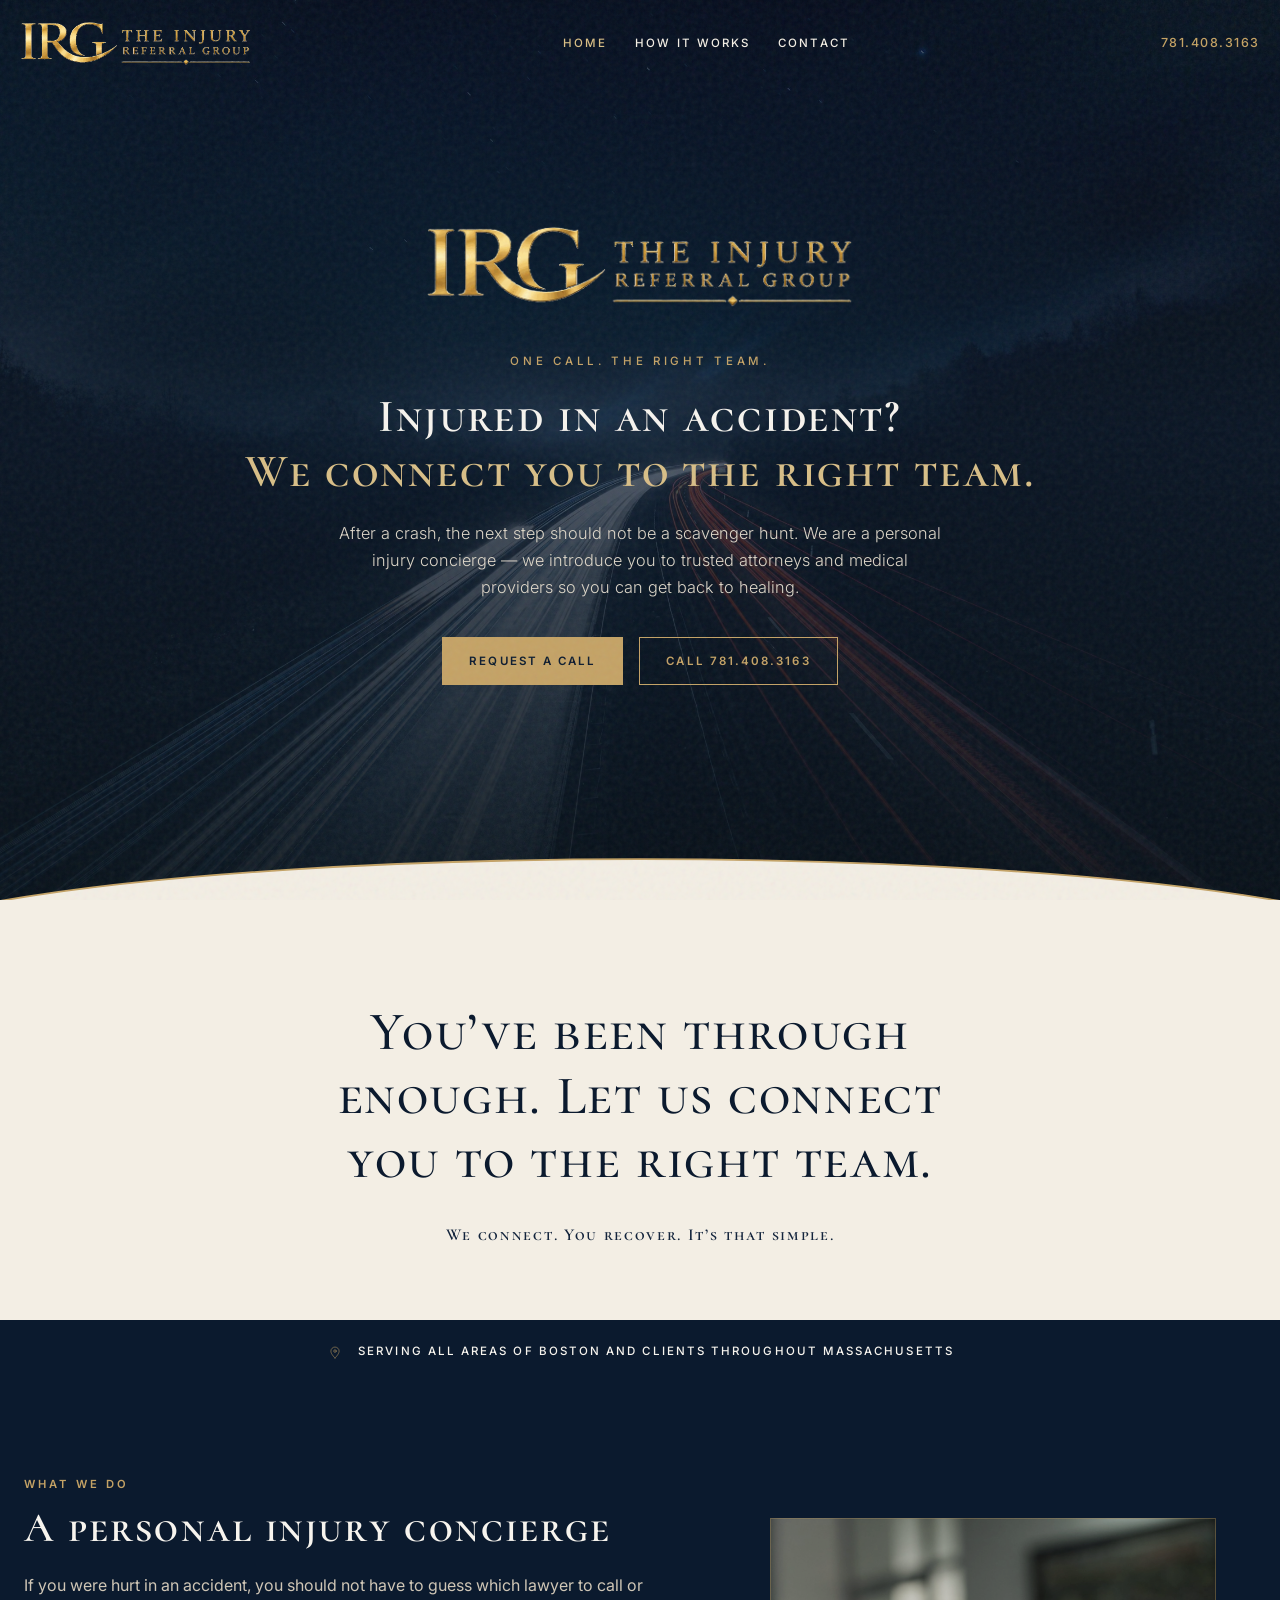
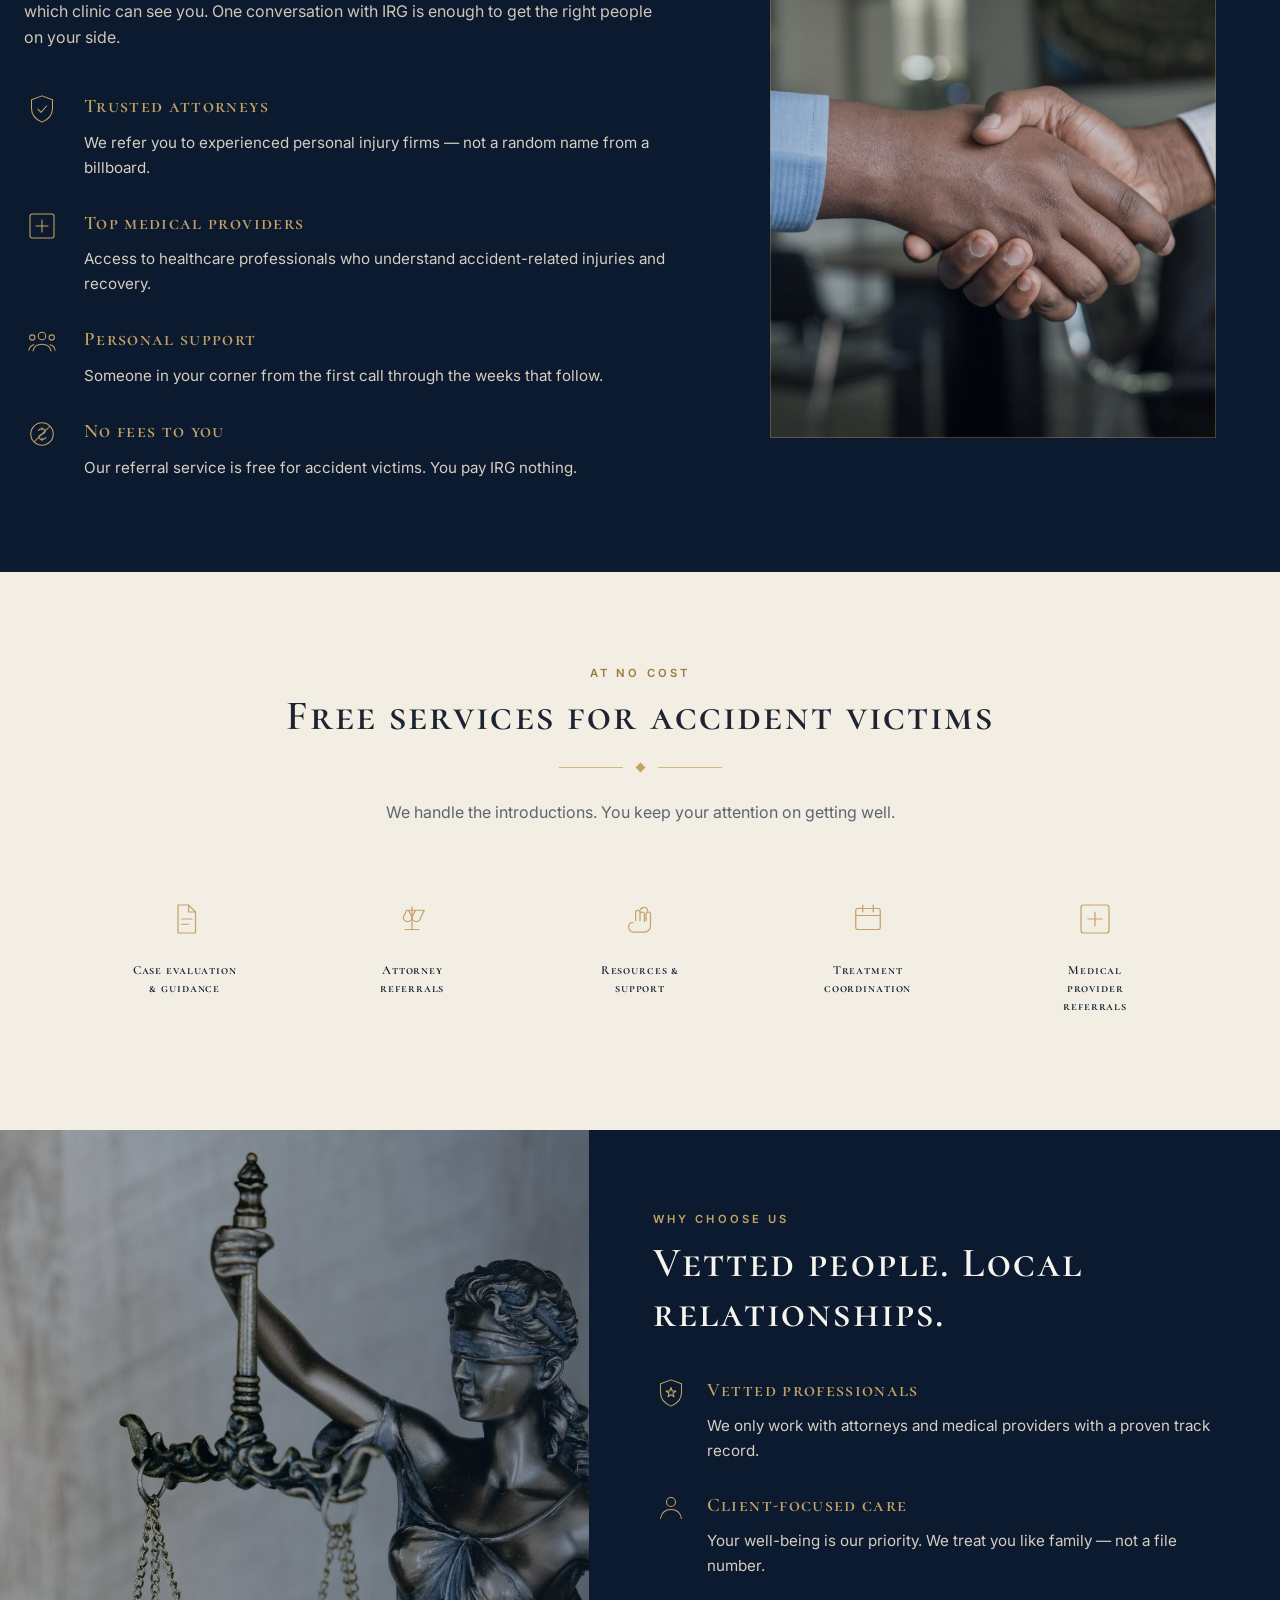
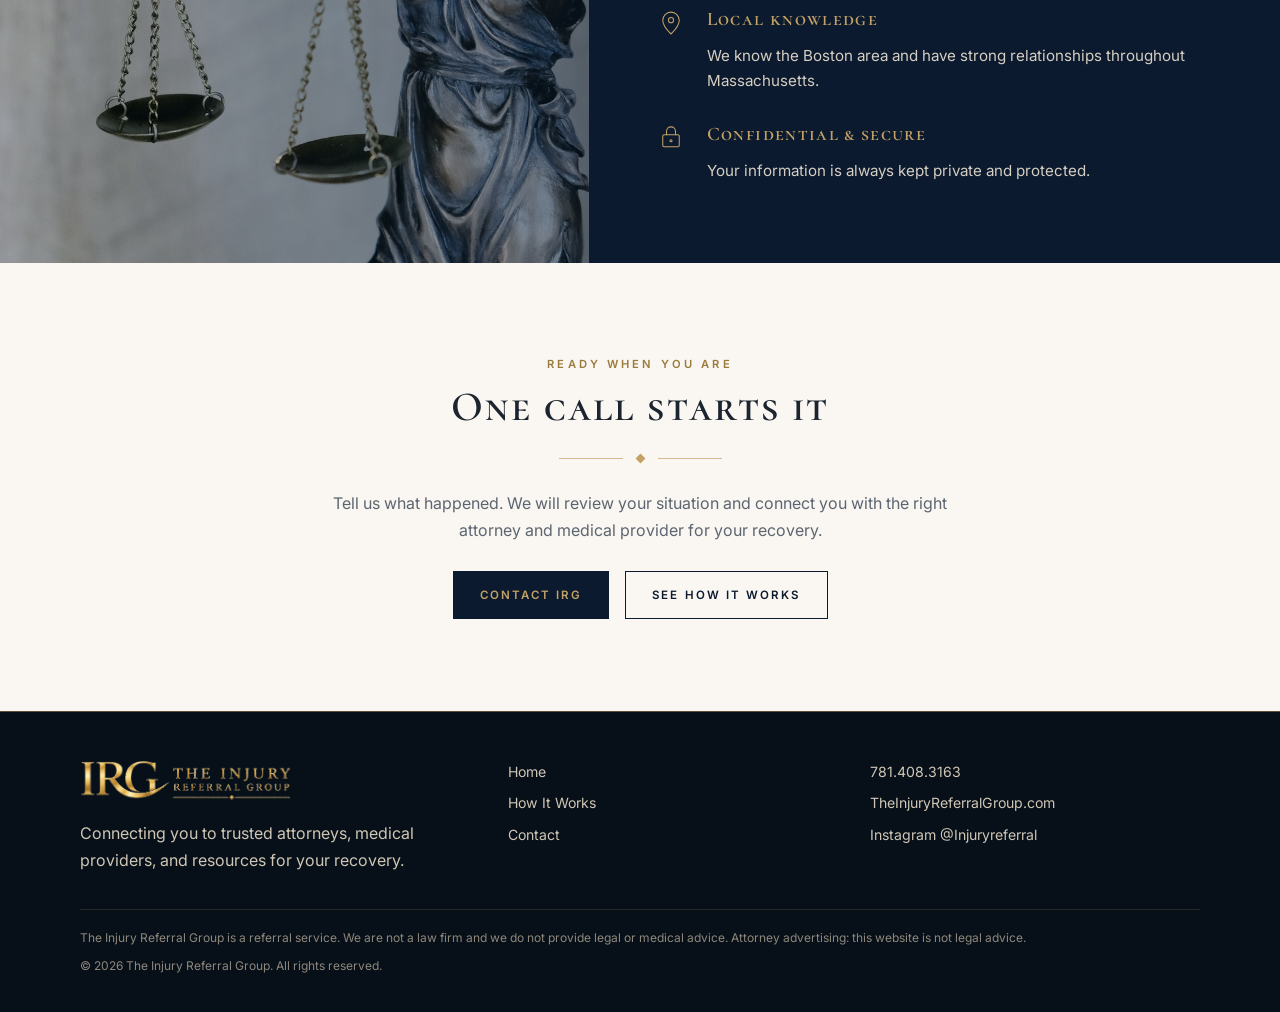
<file: public/index.html>
<!DOCTYPE html>
<html lang="en">
<head>
  <meta charset="UTF-8">
  <meta name="viewport" content="width=device-width, initial-scale=1.0">
  <title>The Injury Referral Group | One Call. The Right Team.</title>
  <meta name="description" content="The Injury Referral Group connects accident victims in Boston and throughout Massachusetts with trusted attorneys and medical providers. Free to you.">
  <meta name="theme-color" content="#0b1a2e">
  <link rel="icon" href="images/favicon-64.png" type="image/png" sizes="64x64">
  <link rel="apple-touch-icon" href="images/apple-touch-icon.png">
  <link rel="canonical" href="https://theinjuryreferralgroup.com/">
  <meta property="og:site_name" content="The Injury Referral Group">
  <meta property="og:title" content="The Injury Referral Group | One Call. The Right Team.">
  <meta property="og:description" content="Free referrals to trusted attorneys and medical providers for accident victims in Boston and throughout Massachusetts.">
  <meta property="og:type" content="website">
  <meta property="og:url" content="https://theinjuryreferralgroup.com/">
  <meta property="og:image" content="https://theinjuryreferralgroup.com/images/hero-highway.jpg">
  <meta name="twitter:card" content="summary_large_image">
  <link rel="preconnect" href="https://fonts.googleapis.com">
  <link rel="preconnect" href="https://fonts.gstatic.com" crossorigin>
  <link href="https://fonts.googleapis.com/css2?family=Cormorant+SC:wght@400;500;600;700&family=Inter:wght@300;400;500;600&display=swap" rel="stylesheet">
  <link rel="stylesheet" href="css/styles.css">
</head>
<body>
  <a class="skip" href="#main">Skip to content</a>

  <svg xmlns="http://www.w3.org/2000/svg" style="position:absolute;width:0;height:0;overflow:hidden" aria-hidden="true">
<symbol id="shield" viewBox="0 0 48 48" fill="none" stroke="currentColor" stroke-width="1.4" stroke-linecap="round" stroke-linejoin="round">
    <path d="M24 6.5l14 5.2v11.6c0 8.4-5.6 14.6-14 18.2-8.4-3.6-14-9.8-14-18.2V11.7L24 6.5z"/>
    <path d="M18.5 24.2l4.2 4.2 7.4-8.4"/>
  </symbol>
  <symbol id="cross" viewBox="0 0 48 48" fill="none" stroke="currentColor" stroke-width="1.4" stroke-linecap="round" stroke-linejoin="round">
    <rect x="8" y="8" width="32" height="32" rx="3"/>
    <path d="M24 16v16M16 24h16"/>
  </symbol>
  <symbol id="people" viewBox="0 0 48 48" fill="none" stroke="currentColor" stroke-width="1.4" stroke-linecap="round" stroke-linejoin="round">
    <circle cx="24" cy="16" r="5"/>
    <path d="M12 36c1.2-6 5.4-9 12-9s10.8 3 12 9"/>
    <circle cx="11" cy="18" r="3.5"/>
    <path d="M6.5 35c.6-4.2 2.8-6.6 6.8-7.4"/>
    <circle cx="37" cy="18" r="3.5"/>
    <path d="M41.5 35c-.6-4.2-2.8-6.6-6.8-7.4"/>
  </symbol>
  <symbol id="nofee" viewBox="0 0 48 48" fill="none" stroke="currentColor" stroke-width="1.4" stroke-linecap="round" stroke-linejoin="round">
    <circle cx="24" cy="24" r="15"/>
    <path d="M14 34L34 14"/>
    <path d="M24 15.5v2.8M24 29.7V33M19.2 19.4c.8-1.6 2.4-2.4 4.6-2.4 2.6 0 4.4 1.3 4.4 3.4 0 4.6-8.4 3.2-8.4 7.4 0 2 1.8 3.4 4.4 3.4 2.4 0 4-1 4.8-2.6"/>
  </symbol>
  <symbol id="phone" viewBox="0 0 48 48" fill="none" stroke="currentColor" stroke-width="1.4" stroke-linecap="round" stroke-linejoin="round">
    <path d="M16.2 12.8c.6-1 1.6-1.6 2.8-1.6h2.2c1.2 0 2.2.8 2.5 2l1 4c.3 1.1 0 2.2-.8 3l-1.6 1.6c1.6 3.2 4 5.6 7.2 7.2l1.6-1.6c.8-.8 1.9-1.1 3-.8l4 1c1.2.3 2 1.3 2 2.5v2.2c0 1.2-.6 2.2-1.6 2.8-2.2 1.3-6.2 2.2-13.3-4.9S14.9 15 16.2 12.8z"/>
  </symbol>
  <symbol id="list" viewBox="0 0 48 48" fill="none" stroke="currentColor" stroke-width="1.4" stroke-linecap="round" stroke-linejoin="round">
    <rect x="11" y="8" width="26" height="32" rx="2"/>
    <path d="M18 18h12M18 24h12M18 30h8"/>
    <path d="M15 14h18"/>
  </symbol>
  <symbol id="heart" viewBox="0 0 48 48" fill="none" stroke="currentColor" stroke-width="1.4" stroke-linecap="round" stroke-linejoin="round">
    <path d="M24 36s-11.5-7.4-11.5-16A6.8 6.8 0 0124 16a6.8 6.8 0 0111.5 4c0 8.6-11.5 16-11.5 16z"/>
    <path d="M12 24h6l3-5 4 10 3-5h8"/>
  </symbol>
  <symbol id="lock" viewBox="0 0 48 48" fill="none" stroke="currentColor" stroke-width="1.4" stroke-linecap="round" stroke-linejoin="round">
    <rect x="13" y="21" width="22" height="16" rx="2"/>
    <path d="M18 21v-4.5a6 6 0 0112 0V21"/>
    <circle cx="24" cy="29" r="1.4"/>
  </symbol>
  <symbol id="pin" viewBox="0 0 48 48" fill="none" stroke="currentColor" stroke-width="1.4" stroke-linecap="round" stroke-linejoin="round">
    <path d="M24 40s11-10.2 11-18.2A11 11 0 0013 21.8C13 29.8 24 40 24 40z"/>
    <circle cx="24" cy="21.5" r="3.4"/>
  </symbol>
  <symbol id="person" viewBox="0 0 48 48" fill="none" stroke="currentColor" stroke-width="1.4" stroke-linecap="round" stroke-linejoin="round">
    <circle cx="24" cy="16" r="6"/>
    <path d="M10 38c1.6-8 6.6-12 14-12s12.4 4 14 12"/>
  </symbol>
  <symbol id="doc" viewBox="0 0 48 48" fill="none" stroke="currentColor" stroke-width="1.4" stroke-linecap="round" stroke-linejoin="round">
    <path d="M16 8h12l8 8v24H16V8z"/>
    <path d="M28 8v8h8M20 24h12M20 30h8"/>
  </symbol>
  <symbol id="scales" viewBox="0 0 48 48" fill="none" stroke="currentColor" stroke-width="1.4" stroke-linecap="round" stroke-linejoin="round">
    <path d="M24 10v26M16 36h16"/>
    <path d="M24 14h14l-4 8a5 5 0 11-10 0l4-8h-8l4 8a5 5 0 11-10 0l4-8h14"/>
  </symbol>
  <symbol id="calendar" viewBox="0 0 48 48" fill="none" stroke="currentColor" stroke-width="1.4" stroke-linecap="round" stroke-linejoin="round">
    <rect x="10" y="12" width="28" height="24" rx="2"/>
    <path d="M10 20h28M18 8v8M30 8v8"/>
  </symbol>
  <symbol id="hands" viewBox="0 0 48 48" fill="none" stroke="currentColor" stroke-width="1.4" stroke-linecap="round" stroke-linejoin="round">
    <path d="M16 28c-3 0-5 2.2-5 5.2S13.4 39 16.8 39H28c4.4 0 8-2.8 8-7.2V18.5a2.5 2.5 0 00-5 0V26"/>
    <path d="M19 26V16.5a2.5 2.5 0 015 0V26M24 26V18.5a2.5 2.5 0 015 0V27"/>
    <path d="M24 14s1.6-3.4 4.8-3.4 4.2 2.2 3.2 4.6"/>
  </symbol>
  <symbol id="star-shield" viewBox="0 0 48 48" fill="none" stroke="currentColor" stroke-width="1.4" stroke-linecap="round" stroke-linejoin="round">
    <path d="M24 6.5l14 5.2v11.6c0 8.4-5.6 14.6-14 18.2-8.4-3.6-14-9.8-14-18.2V11.7L24 6.5z"/>
    <path d="M24 16.5l1.6 4.8h5l-4 3 1.5 4.8L24 26.4l-4.1 2.7 1.5-4.8-4-3h5L24 16.5z"/>
  </symbol>
  <symbol id="ig" viewBox="0 0 48 48" fill="none" stroke="currentColor" stroke-width="1.4" stroke-linecap="round" stroke-linejoin="round">
    <rect x="12" y="12" width="24" height="24" rx="6"/>
    <circle cx="24" cy="24" r="6"/>
    <circle cx="31.5" cy="16.5" r="1.1" fill="currentColor" stroke="none"/>
  </symbol>
  </svg>

  <header class="site-header">
    <div class="inner">
      <a class="brand" href="index.html" aria-label="The Injury Referral Group home">
        <picture>
          <source media="(max-width: 620px)" srcset="images/irg-mark.png" width="379" height="173">
          <img src="images/irg-logo.png" alt="The Injury Referral Group" width="897" height="178">
        </picture>
      </a>
      <button class="menu-toggle" type="button" aria-expanded="false" aria-controls="site-nav">Menu</button>
      <nav class="nav" id="site-nav">
        <a href="index.html" aria-current="page">Home</a>
        <a href="how-it-works.html">How It Works</a>
        <a href="contact.html">Contact</a>
        <a class="header-phone mobile-only" href="tel:17814083163">781.408.3163</a>
      </nav>
      <a class="header-phone desktop-only" href="tel:17814083163">781.408.3163</a>
    </div>
  </header>

  <main id="main">
    <section class="hero">
      <div class="hero-media">
        <img src="images/hero-highway.jpg" alt="Night highway with long-exposure light trails">
      </div>
      <div class="hero-copy">
        <div class="brand brand-lg">
          <img src="images/irg-logo.png" alt="The Injury Referral Group" width="897" height="178" fetchpriority="high">
        </div>
        <p class="eyebrow">One Call. The Right Team.</p>
        <h1>Injured in an accident?<br><em>We connect you to the right team.</em></h1>
        <p class="hero-lead">After a crash, the next step should not be a scavenger hunt. We are a personal injury concierge — we introduce you to trusted attorneys and medical providers so you can get back to healing.</p>
        <div class="hero-actions">
          <a class="btn btn-gold" href="contact.html">Request a Call</a>
          <a class="btn btn-ghost" href="tel:17814083163">Call 781.408.3163</a>
        </div>
      </div>
      <svg class="hero-arc" viewBox="0 0 1440 80" preserveAspectRatio="none" aria-hidden="true">
        <path d="M0 80 C 360 18 1080 18 1440 80 L1440 80 L0 80 Z" fill="#f3eee4"/>
        <path d="M0 80 C 360 18 1080 18 1440 80" fill="none" stroke="#c4a265" stroke-width="2"/>
      </svg>
    </section>

    <section class="bg-cream quote-band">
      <div class="wrap">
        <p class="quote">You’ve been through enough. Let us connect you to the right team.</p>
        <p class="quote-sub">We connect. You recover. It’s that simple.</p>
      </div>
      <div class="serve-bar">
        <div class="inner wrap">
          <svg class="icon" viewBox="0 0 48 48" aria-hidden="true"><use href="#pin"></use></svg>
          <p>Serving all areas of Boston and clients throughout Massachusetts</p>
        </div>
      </div>
    </section>

    <section class="section bg-navy">
      <div class="wrap-wide pillars">
        <div>
          <p class="kicker">What we do</p>
          <h2>A personal injury concierge</h2>
          <p class="lede">If you were hurt in an accident, you should not have to guess which lawyer to call or which clinic can see you. One conversation with IRG is enough to get the right people on your side.</p>
          <div class="pillar-list" style="margin-top:40px">
            <article class="pillar">
              <svg class="icon" viewBox="0 0 48 48" aria-hidden="true"><use href="#shield"></use></svg>
              <div>
                <h3>Trusted attorneys</h3>
                <p>We refer you to experienced personal injury firms — not a random name from a billboard.</p>
              </div>
            </article>
            <article class="pillar">
              <svg class="icon" viewBox="0 0 48 48" aria-hidden="true"><use href="#cross"></use></svg>
              <div>
                <h3>Top medical providers</h3>
                <p>Access to healthcare professionals who understand accident-related injuries and recovery.</p>
              </div>
            </article>
            <article class="pillar">
              <svg class="icon" viewBox="0 0 48 48" aria-hidden="true"><use href="#people"></use></svg>
              <div>
                <h3>Personal support</h3>
                <p>Someone in your corner from the first call through the weeks that follow.</p>
              </div>
            </article>
            <article class="pillar">
              <svg class="icon" viewBox="0 0 48 48" aria-hidden="true"><use href="#nofee"></use></svg>
              <div>
                <h3>No fees to you</h3>
                <p>Our referral service is free for accident victims. You pay IRG nothing.</p>
              </div>
            </article>
          </div>
        </div>
        <figure class="photo-frame">
          <img src="images/handshake.jpg" alt="Two professionals shaking hands">
        </figure>
      </div>
    </section>

    <section class="section bg-cream">
      <div class="wrap center">
        <p class="kicker">At no cost</p>
        <h2>Free services for accident victims</h2>
        <div class="diamond" aria-hidden="true"><span></span><i></i><span></span></div>
        <p class="lede">We handle the introductions. You keep your attention on getting well.</p>
        <div class="svc-grid">
          <figure class="svc">
            <svg class="icon" viewBox="0 0 48 48" aria-hidden="true"><use href="#doc"></use></svg>
            <figcaption>Case evaluation &amp; guidance</figcaption>
          </figure>
          <figure class="svc">
            <svg class="icon" viewBox="0 0 48 48" aria-hidden="true"><use href="#scales"></use></svg>
            <figcaption>Attorney referrals</figcaption>
          </figure>
          <figure class="svc">
            <svg class="icon" viewBox="0 0 48 48" aria-hidden="true"><use href="#hands"></use></svg>
            <figcaption>Resources &amp; support</figcaption>
          </figure>
          <figure class="svc">
            <svg class="icon" viewBox="0 0 48 48" aria-hidden="true"><use href="#calendar"></use></svg>
            <figcaption>Treatment coordination</figcaption>
          </figure>
          <figure class="svc">
            <svg class="icon" viewBox="0 0 48 48" aria-hidden="true"><use href="#cross"></use></svg>
            <figcaption>Medical provider referrals</figcaption>
          </figure>
        </div>
      </div>
    </section>

    <section class="bg-navy">
      <div class="split">
        <div class="split-photo">
          <img src="images/scales.jpg" alt="Bronze statue of Lady Justice holding scales">
        </div>
        <div class="split-copy">
          <p class="kicker">Why choose us</p>
          <h2>Vetted people. Local relationships.</h2>
          <div class="why-list">
            <article class="why-item">
              <svg class="icon" viewBox="0 0 48 48" aria-hidden="true"><use href="#star-shield"></use></svg>
              <div>
                <h3>Vetted professionals</h3>
                <p>We only work with attorneys and medical providers with a proven track record.</p>
              </div>
            </article>
            <article class="why-item">
              <svg class="icon" viewBox="0 0 48 48" aria-hidden="true"><use href="#person"></use></svg>
              <div>
                <h3>Client-focused care</h3>
                <p>Your well-being is our priority. We treat you like family — not a file number.</p>
              </div>
            </article>
            <article class="why-item">
              <svg class="icon" viewBox="0 0 48 48" aria-hidden="true"><use href="#pin"></use></svg>
              <div>
                <h3>Local knowledge</h3>
                <p>We know the Boston area and have strong relationships throughout Massachusetts.</p>
              </div>
            </article>
            <article class="why-item">
              <svg class="icon" viewBox="0 0 48 48" aria-hidden="true"><use href="#lock"></use></svg>
              <div>
                <h3>Confidential &amp; secure</h3>
                <p>Your information is always kept private and protected.</p>
              </div>
            </article>
          </div>
        </div>
      </div>
    </section>

    <section class="section bg-paper cta-band">
      <div class="wrap">
        <p class="kicker">Ready when you are</p>
        <h2>One call starts it</h2>
        <div class="diamond" aria-hidden="true"><span></span><i></i><span></span></div>
        <p class="lede">Tell us what happened. We will review your situation and connect you with the right attorney and medical provider for your recovery.</p>
        <div class="hero-actions">
          <a class="btn btn-navy" href="contact.html">Contact IRG</a>
          <a class="btn btn-line-dark" href="how-it-works.html">See how it works</a>
        </div>
      </div>
    </section>
  </main>

  <footer class="site-footer">
    <div class="wrap footer-grid">
      <div>
        <a class="brand brand-footer" href="index.html">
          <img src="images/irg-logo.png" alt="The Injury Referral Group" width="897" height="178" loading="lazy">
        </a>
        <p style="margin:18px 0 0;max-width:28rem">Connecting you to trusted attorneys, medical providers, and resources for your recovery.</p>
      </div>
      <div class="footer-links">
        <a href="index.html">Home</a>
        <a href="how-it-works.html">How It Works</a>
        <a href="contact.html">Contact</a>
      </div>
      <div class="footer-contact">
        <a href="tel:17814083163">781.408.3163</a>
        <a href="https://theinjuryreferralgroup.com" rel="noopener">TheInjuryReferralGroup.com</a>
        <a href="https://www.instagram.com/injuryreferral/" target="_blank" rel="noopener">Instagram @Injuryreferral</a>
      </div>
    </div>
    <div class="wrap legal">
      <p>The Injury Referral Group is a referral service. We are not a law firm and we do not provide legal or medical advice. Attorney advertising: this website is not legal advice.</p>
      <p>&copy; <span id="y"></span> The Injury Referral Group. All rights reserved.</p>
    </div>
  </footer>
  <script>document.getElementById("y").textContent = new Date().getFullYear();</script>
  <script src="js/main.js"></script>
</body>
</html>
</file>
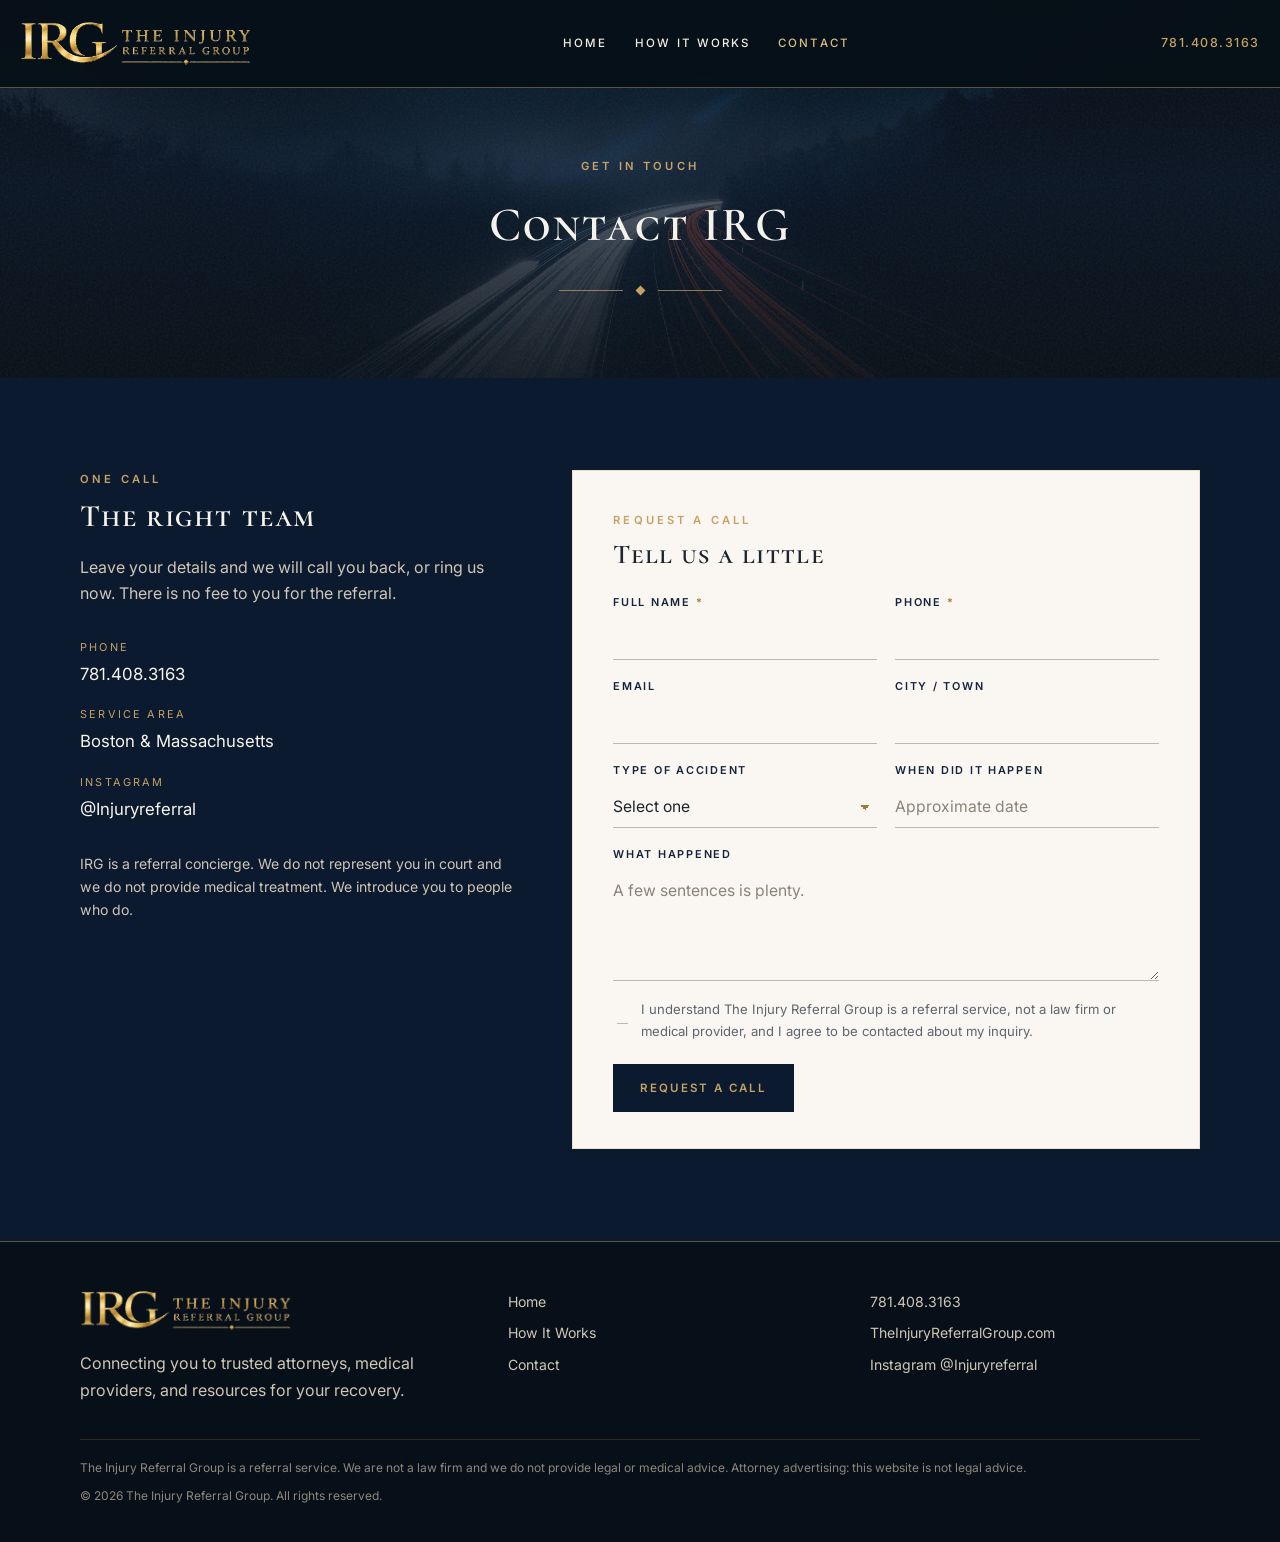
<file: public/contact.html>
<!DOCTYPE html>
<html lang="en">
<head>
  <meta charset="UTF-8">
  <meta name="viewport" content="width=device-width, initial-scale=1.0">
  <title>Contact | The Injury Referral Group</title>
  <meta name="description" content="Call 781.408.3163 or request a callback from The Injury Referral Group. Serving Boston and clients throughout Massachusetts.">
  <meta name="theme-color" content="#0b1a2e">
  <link rel="icon" href="images/favicon-64.png" type="image/png" sizes="64x64">
  <link rel="apple-touch-icon" href="images/apple-touch-icon.png">
  <link rel="canonical" href="https://theinjuryreferralgroup.com/contact">
  <meta property="og:site_name" content="The Injury Referral Group">
  <meta property="og:title" content="Contact | The Injury Referral Group">
  <meta property="og:description" content="Call 781.408.3163 or request a callback from The Injury Referral Group. Serving Boston and clients throughout Massachusetts.">
  <meta property="og:type" content="website">
  <meta property="og:url" content="https://theinjuryreferralgroup.com/contact">
  <meta property="og:image" content="https://theinjuryreferralgroup.com/images/hero-highway.jpg">
  <meta name="twitter:card" content="summary_large_image">
  <link rel="preconnect" href="https://fonts.googleapis.com">
  <link rel="preconnect" href="https://fonts.gstatic.com" crossorigin>
  <link href="https://fonts.googleapis.com/css2?family=Cormorant+SC:wght@400;500;600;700&family=Inter:wght@300;400;500;600&display=swap" rel="stylesheet">
  <link rel="stylesheet" href="css/styles.css">
</head>
<body>
  <a class="skip" href="#main">Skip to content</a>

  <svg xmlns="http://www.w3.org/2000/svg" style="position:absolute;width:0;height:0;overflow:hidden" aria-hidden="true">
<symbol id="shield" viewBox="0 0 48 48" fill="none" stroke="currentColor" stroke-width="1.4" stroke-linecap="round" stroke-linejoin="round">
    <path d="M24 6.5l14 5.2v11.6c0 8.4-5.6 14.6-14 18.2-8.4-3.6-14-9.8-14-18.2V11.7L24 6.5z"/>
    <path d="M18.5 24.2l4.2 4.2 7.4-8.4"/>
  </symbol>
  <symbol id="cross" viewBox="0 0 48 48" fill="none" stroke="currentColor" stroke-width="1.4" stroke-linecap="round" stroke-linejoin="round">
    <rect x="8" y="8" width="32" height="32" rx="3"/>
    <path d="M24 16v16M16 24h16"/>
  </symbol>
  <symbol id="people" viewBox="0 0 48 48" fill="none" stroke="currentColor" stroke-width="1.4" stroke-linecap="round" stroke-linejoin="round">
    <circle cx="24" cy="16" r="5"/>
    <path d="M12 36c1.2-6 5.4-9 12-9s10.8 3 12 9"/>
    <circle cx="11" cy="18" r="3.5"/>
    <path d="M6.5 35c.6-4.2 2.8-6.6 6.8-7.4"/>
    <circle cx="37" cy="18" r="3.5"/>
    <path d="M41.5 35c-.6-4.2-2.8-6.6-6.8-7.4"/>
  </symbol>
  <symbol id="nofee" viewBox="0 0 48 48" fill="none" stroke="currentColor" stroke-width="1.4" stroke-linecap="round" stroke-linejoin="round">
    <circle cx="24" cy="24" r="15"/>
    <path d="M14 34L34 14"/>
    <path d="M24 15.5v2.8M24 29.7V33M19.2 19.4c.8-1.6 2.4-2.4 4.6-2.4 2.6 0 4.4 1.3 4.4 3.4 0 4.6-8.4 3.2-8.4 7.4 0 2 1.8 3.4 4.4 3.4 2.4 0 4-1 4.8-2.6"/>
  </symbol>
  <symbol id="phone" viewBox="0 0 48 48" fill="none" stroke="currentColor" stroke-width="1.4" stroke-linecap="round" stroke-linejoin="round">
    <path d="M16.2 12.8c.6-1 1.6-1.6 2.8-1.6h2.2c1.2 0 2.2.8 2.5 2l1 4c.3 1.1 0 2.2-.8 3l-1.6 1.6c1.6 3.2 4 5.6 7.2 7.2l1.6-1.6c.8-.8 1.9-1.1 3-.8l4 1c1.2.3 2 1.3 2 2.5v2.2c0 1.2-.6 2.2-1.6 2.8-2.2 1.3-6.2 2.2-13.3-4.9S14.9 15 16.2 12.8z"/>
  </symbol>
  <symbol id="list" viewBox="0 0 48 48" fill="none" stroke="currentColor" stroke-width="1.4" stroke-linecap="round" stroke-linejoin="round">
    <rect x="11" y="8" width="26" height="32" rx="2"/>
    <path d="M18 18h12M18 24h12M18 30h8"/>
    <path d="M15 14h18"/>
  </symbol>
  <symbol id="heart" viewBox="0 0 48 48" fill="none" stroke="currentColor" stroke-width="1.4" stroke-linecap="round" stroke-linejoin="round">
    <path d="M24 36s-11.5-7.4-11.5-16A6.8 6.8 0 0124 16a6.8 6.8 0 0111.5 4c0 8.6-11.5 16-11.5 16z"/>
    <path d="M12 24h6l3-5 4 10 3-5h8"/>
  </symbol>
  <symbol id="lock" viewBox="0 0 48 48" fill="none" stroke="currentColor" stroke-width="1.4" stroke-linecap="round" stroke-linejoin="round">
    <rect x="13" y="21" width="22" height="16" rx="2"/>
    <path d="M18 21v-4.5a6 6 0 0112 0V21"/>
    <circle cx="24" cy="29" r="1.4"/>
  </symbol>
  <symbol id="pin" viewBox="0 0 48 48" fill="none" stroke="currentColor" stroke-width="1.4" stroke-linecap="round" stroke-linejoin="round">
    <path d="M24 40s11-10.2 11-18.2A11 11 0 0013 21.8C13 29.8 24 40 24 40z"/>
    <circle cx="24" cy="21.5" r="3.4"/>
  </symbol>
  <symbol id="person" viewBox="0 0 48 48" fill="none" stroke="currentColor" stroke-width="1.4" stroke-linecap="round" stroke-linejoin="round">
    <circle cx="24" cy="16" r="6"/>
    <path d="M10 38c1.6-8 6.6-12 14-12s12.4 4 14 12"/>
  </symbol>
  <symbol id="doc" viewBox="0 0 48 48" fill="none" stroke="currentColor" stroke-width="1.4" stroke-linecap="round" stroke-linejoin="round">
    <path d="M16 8h12l8 8v24H16V8z"/>
    <path d="M28 8v8h8M20 24h12M20 30h8"/>
  </symbol>
  <symbol id="scales" viewBox="0 0 48 48" fill="none" stroke="currentColor" stroke-width="1.4" stroke-linecap="round" stroke-linejoin="round">
    <path d="M24 10v26M16 36h16"/>
    <path d="M24 14h14l-4 8a5 5 0 11-10 0l4-8h-8l4 8a5 5 0 11-10 0l4-8h14"/>
  </symbol>
  <symbol id="calendar" viewBox="0 0 48 48" fill="none" stroke="currentColor" stroke-width="1.4" stroke-linecap="round" stroke-linejoin="round">
    <rect x="10" y="12" width="28" height="24" rx="2"/>
    <path d="M10 20h28M18 8v8M30 8v8"/>
  </symbol>
  <symbol id="hands" viewBox="0 0 48 48" fill="none" stroke="currentColor" stroke-width="1.4" stroke-linecap="round" stroke-linejoin="round">
    <path d="M16 28c-3 0-5 2.2-5 5.2S13.4 39 16.8 39H28c4.4 0 8-2.8 8-7.2V18.5a2.5 2.5 0 00-5 0V26"/>
    <path d="M19 26V16.5a2.5 2.5 0 015 0V26M24 26V18.5a2.5 2.5 0 015 0V27"/>
    <path d="M24 14s1.6-3.4 4.8-3.4 4.2 2.2 3.2 4.6"/>
  </symbol>
  <symbol id="star-shield" viewBox="0 0 48 48" fill="none" stroke="currentColor" stroke-width="1.4" stroke-linecap="round" stroke-linejoin="round">
    <path d="M24 6.5l14 5.2v11.6c0 8.4-5.6 14.6-14 18.2-8.4-3.6-14-9.8-14-18.2V11.7L24 6.5z"/>
    <path d="M24 16.5l1.6 4.8h5l-4 3 1.5 4.8L24 26.4l-4.1 2.7 1.5-4.8-4-3h5L24 16.5z"/>
  </symbol>
  <symbol id="ig" viewBox="0 0 48 48" fill="none" stroke="currentColor" stroke-width="1.4" stroke-linecap="round" stroke-linejoin="round">
    <rect x="12" y="12" width="24" height="24" rx="6"/>
    <circle cx="24" cy="24" r="6"/>
    <circle cx="31.5" cy="16.5" r="1.1" fill="currentColor" stroke="none"/>
  </symbol>
  </svg>

  <header class="site-header solid">
    <div class="inner">
      <a class="brand" href="index.html" aria-label="The Injury Referral Group home">
        <picture>
          <source media="(max-width: 620px)" srcset="images/irg-mark.png" width="379" height="173">
          <img src="images/irg-logo.png" alt="The Injury Referral Group" width="897" height="178">
        </picture>
      </a>
      <button class="menu-toggle" type="button" aria-expanded="false" aria-controls="site-nav">Menu</button>
      <nav class="nav" id="site-nav">
        <a href="index.html">Home</a>
        <a href="how-it-works.html">How It Works</a>
        <a href="contact.html" aria-current="page">Contact</a>
        <a class="header-phone mobile-only" href="tel:17814083163">781.408.3163</a>
      </nav>
      <a class="header-phone desktop-only" href="tel:17814083163">781.408.3163</a>
    </div>
  </header>

  <main id="main">
    <section class="page-hero">
      <div class="page-hero-media">
        <img src="images/hero-highway.jpg" alt="">
      </div>
      <div class="wrap">
        <p class="kicker">Get in touch</p>
        <h1>Contact IRG</h1>
        <div class="diamond" aria-hidden="true"><span></span><i></i><span></span></div>
      </div>
    </section>

    <section class="section bg-navy">
      <div class="wrap contact-grid">
        <aside class="contact-aside">
          <p class="kicker">One call</p>
          <h2>The right team</h2>
          <p class="lede">Leave your details and we will call you back, or ring us now. There is no fee to you for the referral.</p>
          <div class="contact-meta">
            <p>
              <span class="label">Phone</span>
              <a class="value" href="tel:17814083163">781.408.3163</a>
            </p>
            <p>
              <span class="label">Service area</span>
              <span class="value">Boston &amp; Massachusetts</span>
            </p>
            <p>
              <span class="label">Instagram</span>
              <a class="value" href="https://www.instagram.com/injuryreferral/" target="_blank" rel="noopener">@Injuryreferral</a>
            </p>
          </div>
          <p class="note">IRG is a referral concierge. We do not represent you in court and we do not provide medical treatment. We introduce you to people who do.</p>
        </aside>

        <div class="form-panel">
          <div id="form-success" class="form-success" tabindex="-1">
            <p class="kicker">Received</p>
            <h2>We have your note</h2>
            <div class="diamond" aria-hidden="true"><span></span><i></i><span></span></div>
            <p>Someone from IRG will call you back. If you need to speak with us sooner, dial <a href="tel:17814083163" style="color:#9a7b3c">781.408.3163</a>.</p>
          </div>

          <form id="contact-form" novalidate>
            <p class="kicker">Request a call</p>
            <h2 class="form-title">Tell us a little</h2>
            <p id="form-error" class="form-error" role="alert"></p>

            <div class="form-row">
              <div class="field">
                <label for="fullName">Full name <span class="req">*</span></label>
                <input id="fullName" name="fullName" type="text" autocomplete="name" required>
              </div>
              <div class="field">
                <label for="phone">Phone <span class="req">*</span></label>
                <input id="phone" name="phone" type="tel" autocomplete="tel" required>
              </div>
            </div>

            <div class="form-row">
              <div class="field">
                <label for="email">Email</label>
                <input id="email" name="email" type="email" autocomplete="email">
              </div>
              <div class="field">
                <label for="city">City / town</label>
                <input id="city" name="city" type="text" autocomplete="address-level2">
              </div>
            </div>

            <div class="form-row">
              <div class="field">
                <label for="accident">Type of accident</label>
                <select id="accident" name="accident">
                  <option value="">Select one</option>
                  <option>Auto accident</option>
                  <option>Slip &amp; fall</option>
                  <option>Workplace injury</option>
                  <option>Motorcycle accident</option>
                  <option>Pedestrian accident</option>
                  <option>Bicycle accident</option>
                  <option>Dog bite</option>
                  <option>Uber / Lyft accident</option>
                  <option>Premises liability</option>
                  <option>Other</option>
                </select>
              </div>
              <div class="field">
                <label for="when">When did it happen</label>
                <input id="when" name="when" type="text" placeholder="Approximate date">
              </div>
            </div>

            <div class="field">
              <label for="message">What happened</label>
              <textarea id="message" name="message" placeholder="A few sentences is plenty."></textarea>
            </div>

            <label class="consent">
              <input id="consent" name="consent" type="checkbox" required>
              <span>I understand The Injury Referral Group is a referral service, not a law firm or medical provider, and I agree to be contacted about my inquiry.</span>
            </label>

            <button class="btn btn-navy" type="submit">Request a Call</button>
          </form>
        </div>
      </div>
    </section>
  </main>

  <footer class="site-footer">
    <div class="wrap footer-grid">
      <div>
        <a class="brand brand-footer" href="index.html">
          <img src="images/irg-logo.png" alt="The Injury Referral Group" width="897" height="178" loading="lazy">
        </a>
        <p style="margin:18px 0 0;max-width:28rem">Connecting you to trusted attorneys, medical providers, and resources for your recovery.</p>
      </div>
      <div class="footer-links">
        <a href="index.html">Home</a>
        <a href="how-it-works.html">How It Works</a>
        <a href="contact.html">Contact</a>
      </div>
      <div class="footer-contact">
        <a href="tel:17814083163">781.408.3163</a>
        <a href="https://theinjuryreferralgroup.com" rel="noopener">TheInjuryReferralGroup.com</a>
        <a href="https://www.instagram.com/injuryreferral/" target="_blank" rel="noopener">Instagram @Injuryreferral</a>
      </div>
    </div>
    <div class="wrap legal">
      <p>The Injury Referral Group is a referral service. We are not a law firm and we do not provide legal or medical advice. Attorney advertising: this website is not legal advice.</p>
      <p>&copy; <span id="y"></span> The Injury Referral Group. All rights reserved.</p>
    </div>
  </footer>
  <script>document.getElementById("y").textContent = new Date().getFullYear();</script>
  <script src="js/main.js"></script>
</body>
</html>
</file>
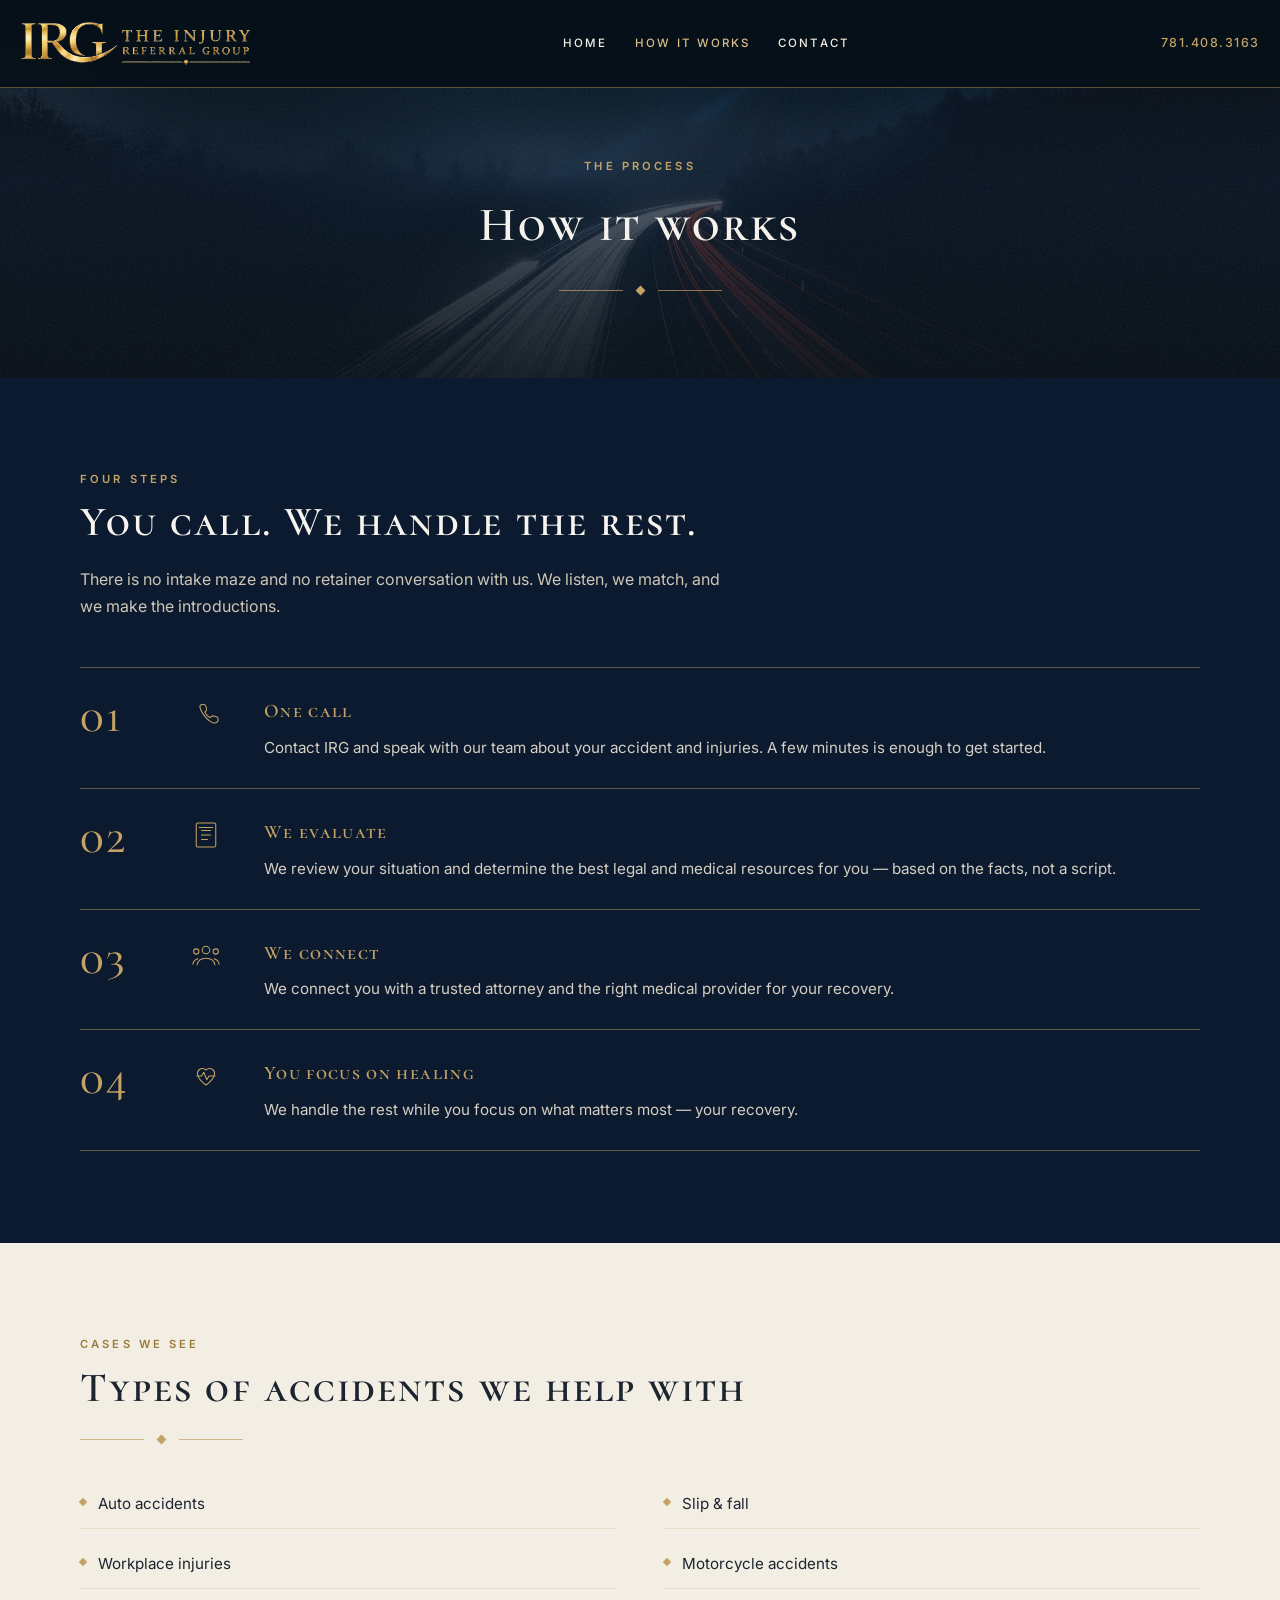
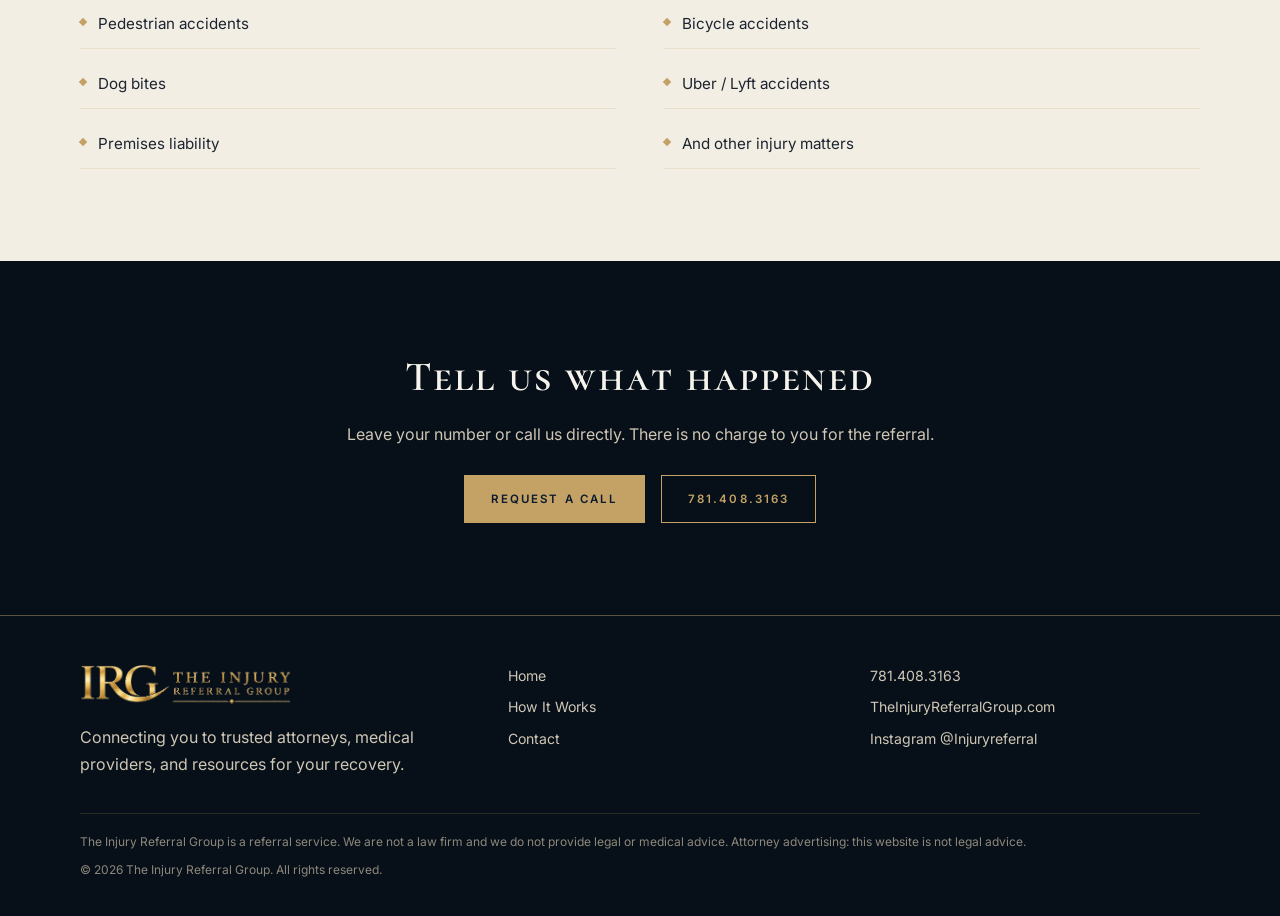
<file: public/how-it-works.html>
<!DOCTYPE html>
<html lang="en">
<head>
  <meta charset="UTF-8">
  <meta name="viewport" content="width=device-width, initial-scale=1.0">
  <title>How It Works | The Injury Referral Group</title>
  <meta name="description" content="From one call to the right attorney and medical provider. See how The Injury Referral Group helps accident victims in Massachusetts.">
  <meta name="theme-color" content="#0b1a2e">
  <link rel="icon" href="images/favicon-64.png" type="image/png" sizes="64x64">
  <link rel="apple-touch-icon" href="images/apple-touch-icon.png">
  <link rel="canonical" href="https://theinjuryreferralgroup.com/how-it-works">
  <meta property="og:site_name" content="The Injury Referral Group">
  <meta property="og:title" content="How It Works | The Injury Referral Group">
  <meta property="og:description" content="From one call to the right attorney and medical provider. See how The Injury Referral Group helps accident victims in Massachusetts.">
  <meta property="og:type" content="website">
  <meta property="og:url" content="https://theinjuryreferralgroup.com/how-it-works">
  <meta property="og:image" content="https://theinjuryreferralgroup.com/images/hero-highway.jpg">
  <meta name="twitter:card" content="summary_large_image">
  <link rel="preconnect" href="https://fonts.googleapis.com">
  <link rel="preconnect" href="https://fonts.gstatic.com" crossorigin>
  <link href="https://fonts.googleapis.com/css2?family=Cormorant+SC:wght@400;500;600;700&family=Inter:wght@300;400;500;600&display=swap" rel="stylesheet">
  <link rel="stylesheet" href="css/styles.css">
</head>
<body>
  <a class="skip" href="#main">Skip to content</a>

  <svg xmlns="http://www.w3.org/2000/svg" style="position:absolute;width:0;height:0;overflow:hidden" aria-hidden="true">
<symbol id="shield" viewBox="0 0 48 48" fill="none" stroke="currentColor" stroke-width="1.4" stroke-linecap="round" stroke-linejoin="round">
    <path d="M24 6.5l14 5.2v11.6c0 8.4-5.6 14.6-14 18.2-8.4-3.6-14-9.8-14-18.2V11.7L24 6.5z"/>
    <path d="M18.5 24.2l4.2 4.2 7.4-8.4"/>
  </symbol>
  <symbol id="cross" viewBox="0 0 48 48" fill="none" stroke="currentColor" stroke-width="1.4" stroke-linecap="round" stroke-linejoin="round">
    <rect x="8" y="8" width="32" height="32" rx="3"/>
    <path d="M24 16v16M16 24h16"/>
  </symbol>
  <symbol id="people" viewBox="0 0 48 48" fill="none" stroke="currentColor" stroke-width="1.4" stroke-linecap="round" stroke-linejoin="round">
    <circle cx="24" cy="16" r="5"/>
    <path d="M12 36c1.2-6 5.4-9 12-9s10.8 3 12 9"/>
    <circle cx="11" cy="18" r="3.5"/>
    <path d="M6.5 35c.6-4.2 2.8-6.6 6.8-7.4"/>
    <circle cx="37" cy="18" r="3.5"/>
    <path d="M41.5 35c-.6-4.2-2.8-6.6-6.8-7.4"/>
  </symbol>
  <symbol id="nofee" viewBox="0 0 48 48" fill="none" stroke="currentColor" stroke-width="1.4" stroke-linecap="round" stroke-linejoin="round">
    <circle cx="24" cy="24" r="15"/>
    <path d="M14 34L34 14"/>
    <path d="M24 15.5v2.8M24 29.7V33M19.2 19.4c.8-1.6 2.4-2.4 4.6-2.4 2.6 0 4.4 1.3 4.4 3.4 0 4.6-8.4 3.2-8.4 7.4 0 2 1.8 3.4 4.4 3.4 2.4 0 4-1 4.8-2.6"/>
  </symbol>
  <symbol id="phone" viewBox="0 0 48 48" fill="none" stroke="currentColor" stroke-width="1.4" stroke-linecap="round" stroke-linejoin="round">
    <path d="M16.2 12.8c.6-1 1.6-1.6 2.8-1.6h2.2c1.2 0 2.2.8 2.5 2l1 4c.3 1.1 0 2.2-.8 3l-1.6 1.6c1.6 3.2 4 5.6 7.2 7.2l1.6-1.6c.8-.8 1.9-1.1 3-.8l4 1c1.2.3 2 1.3 2 2.5v2.2c0 1.2-.6 2.2-1.6 2.8-2.2 1.3-6.2 2.2-13.3-4.9S14.9 15 16.2 12.8z"/>
  </symbol>
  <symbol id="list" viewBox="0 0 48 48" fill="none" stroke="currentColor" stroke-width="1.4" stroke-linecap="round" stroke-linejoin="round">
    <rect x="11" y="8" width="26" height="32" rx="2"/>
    <path d="M18 18h12M18 24h12M18 30h8"/>
    <path d="M15 14h18"/>
  </symbol>
  <symbol id="heart" viewBox="0 0 48 48" fill="none" stroke="currentColor" stroke-width="1.4" stroke-linecap="round" stroke-linejoin="round">
    <path d="M24 36s-11.5-7.4-11.5-16A6.8 6.8 0 0124 16a6.8 6.8 0 0111.5 4c0 8.6-11.5 16-11.5 16z"/>
    <path d="M12 24h6l3-5 4 10 3-5h8"/>
  </symbol>
  <symbol id="lock" viewBox="0 0 48 48" fill="none" stroke="currentColor" stroke-width="1.4" stroke-linecap="round" stroke-linejoin="round">
    <rect x="13" y="21" width="22" height="16" rx="2"/>
    <path d="M18 21v-4.5a6 6 0 0112 0V21"/>
    <circle cx="24" cy="29" r="1.4"/>
  </symbol>
  <symbol id="pin" viewBox="0 0 48 48" fill="none" stroke="currentColor" stroke-width="1.4" stroke-linecap="round" stroke-linejoin="round">
    <path d="M24 40s11-10.2 11-18.2A11 11 0 0013 21.8C13 29.8 24 40 24 40z"/>
    <circle cx="24" cy="21.5" r="3.4"/>
  </symbol>
  <symbol id="person" viewBox="0 0 48 48" fill="none" stroke="currentColor" stroke-width="1.4" stroke-linecap="round" stroke-linejoin="round">
    <circle cx="24" cy="16" r="6"/>
    <path d="M10 38c1.6-8 6.6-12 14-12s12.4 4 14 12"/>
  </symbol>
  <symbol id="doc" viewBox="0 0 48 48" fill="none" stroke="currentColor" stroke-width="1.4" stroke-linecap="round" stroke-linejoin="round">
    <path d="M16 8h12l8 8v24H16V8z"/>
    <path d="M28 8v8h8M20 24h12M20 30h8"/>
  </symbol>
  <symbol id="scales" viewBox="0 0 48 48" fill="none" stroke="currentColor" stroke-width="1.4" stroke-linecap="round" stroke-linejoin="round">
    <path d="M24 10v26M16 36h16"/>
    <path d="M24 14h14l-4 8a5 5 0 11-10 0l4-8h-8l4 8a5 5 0 11-10 0l4-8h14"/>
  </symbol>
  <symbol id="calendar" viewBox="0 0 48 48" fill="none" stroke="currentColor" stroke-width="1.4" stroke-linecap="round" stroke-linejoin="round">
    <rect x="10" y="12" width="28" height="24" rx="2"/>
    <path d="M10 20h28M18 8v8M30 8v8"/>
  </symbol>
  <symbol id="hands" viewBox="0 0 48 48" fill="none" stroke="currentColor" stroke-width="1.4" stroke-linecap="round" stroke-linejoin="round">
    <path d="M16 28c-3 0-5 2.2-5 5.2S13.4 39 16.8 39H28c4.4 0 8-2.8 8-7.2V18.5a2.5 2.5 0 00-5 0V26"/>
    <path d="M19 26V16.5a2.5 2.5 0 015 0V26M24 26V18.5a2.5 2.5 0 015 0V27"/>
    <path d="M24 14s1.6-3.4 4.8-3.4 4.2 2.2 3.2 4.6"/>
  </symbol>
  <symbol id="star-shield" viewBox="0 0 48 48" fill="none" stroke="currentColor" stroke-width="1.4" stroke-linecap="round" stroke-linejoin="round">
    <path d="M24 6.5l14 5.2v11.6c0 8.4-5.6 14.6-14 18.2-8.4-3.6-14-9.8-14-18.2V11.7L24 6.5z"/>
    <path d="M24 16.5l1.6 4.8h5l-4 3 1.5 4.8L24 26.4l-4.1 2.7 1.5-4.8-4-3h5L24 16.5z"/>
  </symbol>
  <symbol id="ig" viewBox="0 0 48 48" fill="none" stroke="currentColor" stroke-width="1.4" stroke-linecap="round" stroke-linejoin="round">
    <rect x="12" y="12" width="24" height="24" rx="6"/>
    <circle cx="24" cy="24" r="6"/>
    <circle cx="31.5" cy="16.5" r="1.1" fill="currentColor" stroke="none"/>
  </symbol>
  </svg>

  <header class="site-header solid">
    <div class="inner">
      <a class="brand" href="index.html" aria-label="The Injury Referral Group home">
        <picture>
          <source media="(max-width: 620px)" srcset="images/irg-mark.png" width="379" height="173">
          <img src="images/irg-logo.png" alt="The Injury Referral Group" width="897" height="178">
        </picture>
      </a>
      <button class="menu-toggle" type="button" aria-expanded="false" aria-controls="site-nav">Menu</button>
      <nav class="nav" id="site-nav">
        <a href="index.html">Home</a>
        <a href="how-it-works.html" aria-current="page">How It Works</a>
        <a href="contact.html">Contact</a>
        <a class="header-phone mobile-only" href="tel:17814083163">781.408.3163</a>
      </nav>
      <a class="header-phone desktop-only" href="tel:17814083163">781.408.3163</a>
    </div>
  </header>

  <main id="main">
    <section class="page-hero">
      <div class="page-hero-media">
        <img src="images/hero-highway.jpg" alt="">
      </div>
      <div class="wrap">
        <p class="kicker">The process</p>
        <h1>How it works</h1>
        <div class="diamond" aria-hidden="true"><span></span><i></i><span></span></div>
      </div>
    </section>

    <section class="section bg-navy">
      <div class="wrap">
        <p class="kicker">Four steps</p>
        <h2>You call. We handle the rest.</h2>
        <p class="lede">There is no intake maze and no retainer conversation with us. We listen, we match, and we make the introductions.</p>
        <div class="steps">
          <article class="step">
            <div class="step-num">01</div>
            <svg class="icon" viewBox="0 0 48 48" aria-hidden="true"><use href="#phone"></use></svg>
            <div>
              <h3>One call</h3>
              <p>Contact IRG and speak with our team about your accident and injuries. A few minutes is enough to get started.</p>
            </div>
          </article>
          <article class="step">
            <div class="step-num">02</div>
            <svg class="icon" viewBox="0 0 48 48" aria-hidden="true"><use href="#list"></use></svg>
            <div>
              <h3>We evaluate</h3>
              <p>We review your situation and determine the best legal and medical resources for you — based on the facts, not a script.</p>
            </div>
          </article>
          <article class="step">
            <div class="step-num">03</div>
            <svg class="icon" viewBox="0 0 48 48" aria-hidden="true"><use href="#people"></use></svg>
            <div>
              <h3>We connect</h3>
              <p>We connect you with a trusted attorney and the right medical provider for your recovery.</p>
            </div>
          </article>
          <article class="step">
            <div class="step-num">04</div>
            <svg class="icon" viewBox="0 0 48 48" aria-hidden="true"><use href="#heart"></use></svg>
            <div>
              <h3>You focus on healing</h3>
              <p>We handle the rest while you focus on what matters most — your recovery.</p>
            </div>
          </article>
        </div>
      </div>
    </section>

    <section class="section bg-cream">
      <div class="wrap">
        <p class="kicker">Cases we see</p>
        <h2>Types of accidents we help with</h2>
        <div class="diamond" aria-hidden="true" style="justify-content:flex-start"><span></span><i></i><span></span></div>
        <ul class="types">
          <li>Auto accidents</li>
          <li>Slip &amp; fall</li>
          <li>Workplace injuries</li>
          <li>Motorcycle accidents</li>
          <li>Pedestrian accidents</li>
          <li>Bicycle accidents</li>
          <li>Dog bites</li>
          <li>Uber / Lyft accidents</li>
          <li>Premises liability</li>
          <li>And other injury matters</li>
        </ul>
      </div>
    </section>

    <section class="section bg-navy-deep cta-band">
      <div class="wrap">
        <h2>Tell us what happened</h2>
        <p class="lede">Leave your number or call us directly. There is no charge to you for the referral.</p>
        <div class="hero-actions">
          <a class="btn btn-gold" href="contact.html">Request a Call</a>
          <a class="btn btn-ghost" href="tel:17814083163">781.408.3163</a>
        </div>
      </div>
    </section>
  </main>

  <footer class="site-footer">
    <div class="wrap footer-grid">
      <div>
        <a class="brand brand-footer" href="index.html">
          <img src="images/irg-logo.png" alt="The Injury Referral Group" width="897" height="178" loading="lazy">
        </a>
        <p style="margin:18px 0 0;max-width:28rem">Connecting you to trusted attorneys, medical providers, and resources for your recovery.</p>
      </div>
      <div class="footer-links">
        <a href="index.html">Home</a>
        <a href="how-it-works.html">How It Works</a>
        <a href="contact.html">Contact</a>
      </div>
      <div class="footer-contact">
        <a href="tel:17814083163">781.408.3163</a>
        <a href="https://theinjuryreferralgroup.com" rel="noopener">TheInjuryReferralGroup.com</a>
        <a href="https://www.instagram.com/injuryreferral/" target="_blank" rel="noopener">Instagram @Injuryreferral</a>
      </div>
    </div>
    <div class="wrap legal">
      <p>The Injury Referral Group is a referral service. We are not a law firm and we do not provide legal or medical advice. Attorney advertising: this website is not legal advice.</p>
      <p>&copy; <span id="y"></span> The Injury Referral Group. All rights reserved.</p>
    </div>
  </footer>
  <script>document.getElementById("y").textContent = new Date().getFullYear();</script>
  <script src="js/main.js"></script>
</body>
</html>
</file>
<file: public/css/styles.css>
:root {
  --navy: #0b1a2e;
  --navy-deep: #071018;
  --navy-mid: #13243c;
  --navy-soft: #1b3352;
  --gold: #c4a265;
  --gold-light: #d8be86;
  --gold-dark: #9a7b3c;
  --cream: #f3eee4;
  --cream-dark: #e7dfd0;
  --paper: #faf7f2;
  --ink: #1c2430;
  --muted: #5c6570;
  --line: rgba(196, 162, 101, 0.45);
  --white: #f7f4ee;
  --header-h: 88px;
  --serif: "Cormorant SC", "Palatino Linotype", Georgia, serif;
  --sans: "Inter", "Segoe UI", Helvetica, Arial, sans-serif;
}

*,
*::before,
*::after {
  box-sizing: border-box;
}

html {
  scroll-behavior: smooth;
}

body {
  margin: 0;
  color: var(--ink);
  background: var(--navy-deep);
  font-family: var(--sans);
  font-size: 16px;
  font-weight: 400;
  line-height: 1.65;
  -webkit-font-smoothing: antialiased;
}

img {
  max-width: 100%;
  display: block;
}

a {
  color: inherit;
  text-decoration: none;
}

button,
input,
select,
textarea {
  font-family: inherit;
}

.wrap {
  width: min(1120px, calc(100% - 48px));
  margin-inline: auto;
}

.wrap-wide {
  width: min(1240px, calc(100% - 48px));
  margin-inline: auto;
}

.skip {
  position: absolute;
  left: 12px;
  top: -60px;
  background: var(--gold);
  color: var(--navy);
  padding: 8px 14px;
  z-index: 100;
}

.skip:focus {
  top: 12px;
}

/* Brand */
.brand {
  display: block;
  line-height: 0;
}

.brand picture {
  display: block;
}

.brand img {
  width: auto;
  height: 46px;
}

.brand-lg {
  margin-bottom: 30px;
}

.brand-lg img {
  height: auto;
  width: clamp(240px, 68vw, 430px);
  margin-inline: auto;
}

.brand-footer img {
  height: 42px;
}

/* Header */
.site-header {
  position: fixed;
  inset: 0 0 auto;
  z-index: 50;
  height: var(--header-h);
  display: flex;
  align-items: center;
  transition: background 0.25s ease, border-color 0.25s ease, box-shadow 0.25s ease;
  border-bottom: 1px solid transparent;
}

.site-header.is-scrolled,
.site-header.solid {
  background: rgba(7, 16, 24, 0.94);
  border-bottom-color: var(--line);
  backdrop-filter: blur(10px);
}

.site-header .inner {
  width: min(1240px, calc(100% - 40px));
  margin-inline: auto;
  display: flex;
  align-items: center;
  justify-content: space-between;
  gap: 24px;
}

.nav {
  display: flex;
  align-items: center;
  gap: 28px;
}

.nav a {
  color: var(--cream);
  font-size: 0.72rem;
  font-weight: 500;
  letter-spacing: 0.18em;
  text-transform: uppercase;
}

.nav a:hover,
.nav a[aria-current="page"] {
  color: var(--gold-light);
}

.header-phone {
  color: var(--gold);
  font-size: 0.78rem;
  font-weight: 500;
  letter-spacing: 0.12em;
  white-space: nowrap;
}

.header-phone:hover {
  color: var(--gold-light);
}

.menu-toggle {
  display: none;
  background: none;
  border: 1px solid var(--gold);
  color: var(--gold);
  padding: 8px 12px;
  letter-spacing: 0.16em;
  text-transform: uppercase;
  font-size: 0.68rem;
  cursor: pointer;
}

/* Hero */
.hero {
  position: relative;
  min-height: 100vh;
  display: grid;
  place-items: center;
  text-align: center;
  color: var(--white);
  overflow: hidden;
  isolation: isolate;
}

.hero-media,
.page-hero-media {
  position: absolute;
  inset: 0;
  z-index: -2;
}

.hero-media img,
.page-hero-media img {
  width: 100%;
  height: 100%;
  object-fit: cover;
  filter: saturate(0.85) contrast(1.05);
}

.hero::before,
.page-hero::before {
  content: "";
  position: absolute;
  inset: 0;
  z-index: -1;
  background:
    linear-gradient(180deg, rgba(7, 16, 24, 0.55) 0%, rgba(11, 26, 46, 0.72) 48%, rgba(7, 16, 24, 0.92) 100%),
    radial-gradient(ellipse at center, transparent 0%, rgba(7, 16, 24, 0.35) 100%);
}

.grain,
.hero::after,
.page-hero::after {
  pointer-events: none;
}

.hero::after,
.page-hero::after {
  content: "";
  position: absolute;
  inset: 0;
  opacity: 0.07;
  background-image: url("data:image/svg+xml,%3Csvg viewBox='0 0 200 200' xmlns='http://www.w3.org/2000/svg'%3E%3Cfilter id='n'%3E%3CfeTurbulence type='fractalNoise' baseFrequency='.85' numOctaves='4' stitchTiles='stitch'/%3E%3C/filter%3E%3Crect width='100%25' height='100%25' filter='url(%23n)'/%3E%3C/svg%3E");
}

.hero-copy {
  width: min(840px, calc(100% - 40px));
  padding: 120px 0 110px;
}

.hero-arc {
  position: absolute;
  left: 0;
  right: 0;
  bottom: -1px;
  width: 100%;
  height: 72px;
  display: block;
}

.eyebrow {
  display: inline-block;
  color: var(--gold);
  font-size: 0.72rem;
  font-weight: 500;
  letter-spacing: 0.32em;
  text-transform: uppercase;
  margin-bottom: 18px;
}

.hero h1,
.display {
  font-family: var(--serif);
  font-weight: 600;
  letter-spacing: 0.04em;
  line-height: 1.18;
  margin: 0;
}

.hero h1 {
  font-size: clamp(2rem, 4.2vw, 2.9rem);
  color: var(--white);
}

.hero h1 em {
  font-style: normal;
  color: var(--gold-light);
}

.hero-lead {
  margin: 22px auto 0;
  max-width: 38rem;
  color: #ddd6c8;
  font-size: 1.02rem;
  font-weight: 300;
}

.hero-actions {
  display: flex;
  justify-content: center;
  gap: 16px;
  margin-top: 36px;
  flex-wrap: wrap;
}

.diamond {
  display: flex;
  align-items: center;
  justify-content: center;
  gap: 14px;
  margin: 22px 0 28px;
}

.diamond span {
  width: 64px;
  height: 1px;
  background: var(--gold);
  opacity: 0.7;
}

.diamond i {
  width: 7px;
  height: 7px;
  background: var(--gold);
  transform: rotate(45deg);
  display: block;
}

/* Buttons */
.btn {
  display: inline-flex;
  align-items: center;
  justify-content: center;
  min-height: 48px;
  padding: 0 26px;
  border: 1px solid var(--gold);
  font-size: 0.72rem;
  font-weight: 600;
  letter-spacing: 0.18em;
  text-transform: uppercase;
  cursor: pointer;
  transition: background 0.2s ease, color 0.2s ease, border-color 0.2s ease;
}

.btn-gold {
  background: var(--gold);
  color: var(--navy);
}

.btn-gold:hover {
  background: var(--gold-light);
  border-color: var(--gold-light);
}

.btn-ghost {
  background: transparent;
  color: var(--gold);
}

.btn-ghost:hover {
  background: rgba(196, 162, 101, 0.12);
}

.btn-navy {
  background: var(--navy);
  color: var(--gold);
  border-color: var(--navy);
}

.btn-navy:hover {
  background: var(--navy-mid);
}

.btn-line-dark {
  background: transparent;
  color: var(--navy);
  border-color: var(--navy);
}

.btn-line-dark:hover {
  background: var(--navy);
  color: var(--gold);
}

::placeholder {
  color: #8a8378;
  opacity: 1;
}

:focus-visible {
  outline: 1px solid var(--gold);
  outline-offset: 3px;
}

/* Sections */
.section {
  padding: 92px 0;
}

.section-sm {
  padding: 64px 0;
}

.bg-cream {
  background: var(--cream);
  color: var(--ink);
}

.bg-paper {
  background: var(--paper);
  color: var(--ink);
}

.bg-navy {
  background: var(--navy);
  color: var(--white);
}

.bg-navy-deep {
  background: var(--navy-deep);
  color: var(--white);
}

.kicker {
  color: var(--gold-dark);
  font-size: 0.7rem;
  font-weight: 600;
  letter-spacing: 0.28em;
  text-transform: uppercase;
  margin: 0 0 10px;
}

.bg-navy .kicker,
.bg-navy-deep .kicker,
.page-hero .kicker {
  color: var(--gold);
}

h2 {
  font-family: var(--serif);
  font-weight: 600;
  font-size: clamp(1.85rem, 3.4vw, 2.6rem);
  letter-spacing: 0.05em;
  line-height: 1.2;
  margin: 0;
}

.lede {
  max-width: 40rem;
  margin: 18px 0 0;
  color: var(--muted);
  font-weight: 400;
}

.bg-navy .lede,
.bg-navy-deep .lede {
  color: #cfc6b6;
}

.center {
  text-align: center;
}

.center .lede {
  margin-inline: auto;
}

/* Quote band */
.quote-band {
  padding: 100px 0 0;
}

.quote {
  font-family: var(--serif);
  font-size: clamp(2.15rem, 4.6vw, 3.4rem);
  font-weight: 500;
  line-height: 1.18;
  letter-spacing: 0.03em;
  color: var(--navy);
  margin: 0 auto;
  max-width: 22ch;
  text-align: center;
}

.quote-sub {
  font-family: var(--serif);
  text-align: center;
  letter-spacing: 0.1em;
  font-size: 1.05rem;
  font-weight: 600;
  color: var(--navy-mid);
  margin: 28px 0 0;
}

.serve-bar {
  margin-top: 72px;
  background: var(--navy);
  color: var(--white);
}

.serve-bar .inner {
  display: flex;
  align-items: center;
  justify-content: center;
  gap: 14px;
  padding: 22px 20px;
  text-align: center;
}

.serve-bar p {
  margin: 0;
  font-size: 0.72rem;
  font-weight: 500;
  letter-spacing: 0.18em;
  text-transform: uppercase;
}

.serve-bar .icon {
  width: 18px;
  height: 18px;
  color: var(--gold);
}

/* Icon helper */
.icon {
  width: 36px;
  height: 36px;
  color: var(--gold);
  flex-shrink: 0;
  overflow: visible;
}

/* Pillars */
.pillars {
  display: grid;
  grid-template-columns: 1.1fr 0.9fr;
  gap: 64px;
  align-items: center;
}

.pillar-list {
  display: grid;
  gap: 28px;
}

.pillar {
  display: grid;
  grid-template-columns: 44px 1fr;
  gap: 16px;
  align-items: start;
}

.pillar h3,
.step h3,
.why-item h3,
.svc figcaption {
  font-family: var(--serif);
  font-size: 1.2rem;
  font-weight: 600;
  letter-spacing: 0.07em;
  color: var(--gold);
  margin: 0 0 7px;
}

.pillar p,
.step p,
.why-item p {
  margin: 0;
  color: #d5cec2;
  font-size: 0.95rem;
}

.photo-frame {
  position: relative;
}

.photo-frame::before {
  content: "";
  position: absolute;
  inset: 0;
  background: rgba(11, 26, 46, 0.22);
  z-index: 1;
  pointer-events: none;
}

.photo-frame img {
  width: 100%;
  height: 520px;
  object-fit: cover;
  filter: saturate(0.8) contrast(1.04);
}

.photo-frame::after {
  content: "";
  position: absolute;
  inset: 0;
  border: 1px solid var(--line);
  pointer-events: none;
}

.photo-caption {
  position: absolute;
  left: 0;
  right: 0;
  bottom: 0;
  padding: 16px 18px;
  background: linear-gradient(transparent, rgba(7, 16, 24, 0.82));
  color: var(--gold-light);
  font-size: 0.68rem;
  letter-spacing: 0.18em;
  text-transform: uppercase;
}

/* Services */
.svc-grid {
  display: grid;
  grid-template-columns: repeat(5, 1fr);
  gap: 18px;
  margin-top: 48px;
}

.svc {
  text-align: center;
  padding: 8px 8px 0;
}

.svc .icon {
  margin-inline: auto;
  width: 42px;
  height: 42px;
}

.svc figcaption {
  color: var(--navy);
  margin-top: 14px;
  font-size: 0.78rem;
  line-height: 1.45;
}

.svc p {
  margin: 8px 0 0;
  color: var(--muted);
  font-size: 0.82rem;
}

/* Why */
.split {
  display: grid;
  grid-template-columns: 0.92fr 1.08fr;
  min-height: 560px;
}

.split-photo {
  position: relative;
  min-height: 420px;
}

.split-photo img {
  position: absolute;
  inset: 0;
  width: 100%;
  height: 100%;
  object-fit: cover;
  object-position: center 20%;
  filter: saturate(0.75) contrast(1.08);
}

.split-photo::after {
  content: "";
  position: absolute;
  inset: 0;
  background: linear-gradient(90deg, rgba(11, 26, 46, 0.15), rgba(11, 26, 46, 0.55));
}

.split-copy {
  padding: 80px 64px;
  display: flex;
  flex-direction: column;
  justify-content: center;
}

.why-list {
  display: grid;
  gap: 26px;
  margin-top: 36px;
}

.why-item {
  display: grid;
  grid-template-columns: 40px 1fr;
  gap: 14px;
}

/* Steps */
.steps {
  display: grid;
  gap: 0;
  margin-top: 48px;
  counter-reset: step;
}

.step {
  display: grid;
  grid-template-columns: 88px 56px 1fr;
  gap: 20px;
  align-items: start;
  padding: 28px 0;
  border-top: 1px solid var(--line);
}

.step:last-child {
  border-bottom: 1px solid var(--line);
}

.step-num {
  font-family: var(--serif);
  font-size: 2.7rem;
  font-weight: 500;
  color: var(--gold);
  letter-spacing: 0.04em;
  line-height: 1;
}

/* Accident types */
.types {
  display: grid;
  grid-template-columns: 1fr 1fr;
  gap: 10px 48px;
  margin: 36px 0 0;
  padding: 0;
  list-style: none;
}

.types li {
  padding: 12px 0 12px 18px;
  border-bottom: 1px solid rgba(196, 162, 101, 0.22);
  position: relative;
  font-size: 0.95rem;
}

.types li::before {
  content: "";
  position: absolute;
  left: 0;
  top: 20px;
  width: 6px;
  height: 6px;
  background: var(--gold);
  transform: rotate(45deg);
}

.bg-cream .types li {
  color: var(--ink);
}

/* Page hero */
.page-hero {
  position: relative;
  min-height: 42vh;
  display: grid;
  place-items: end center;
  text-align: center;
  color: var(--white);
  overflow: hidden;
  isolation: isolate;
  padding: 140px 0 56px;
}

.page-hero h1 {
  font-family: var(--serif);
  font-size: clamp(2.1rem, 4vw, 3rem);
  letter-spacing: 0.05em;
  font-weight: 600;
  margin: 0;
}

/* Contact */
.contact-grid {
  display: grid;
  grid-template-columns: 0.82fr 1.18fr;
  gap: 56px;
  align-items: start;
}

.contact-aside h2 {
  font-size: 1.95rem;
}

.contact-meta {
  margin-top: 32px;
  display: grid;
  gap: 18px;
}

.contact-meta a,
.contact-meta p {
  margin: 0;
}

.contact-meta .label {
  display: block;
  color: var(--gold);
  font-size: 0.68rem;
  letter-spacing: 0.2em;
  text-transform: uppercase;
  margin-bottom: 4px;
}

.contact-meta .value {
  font-size: 1.05rem;
  color: var(--white);
}

.note {
  margin-top: 28px;
  color: #cfc6b6;
  font-size: 0.88rem;
}

.form-title {
  font-size: 1.7rem;
  margin-bottom: 22px;
}

.form-panel {
  background: var(--paper);
  color: var(--ink);
  padding: 40px 40px 36px;
  border: 1px solid rgba(196, 162, 101, 0.28);
}

.form-row {
  display: grid;
  grid-template-columns: 1fr 1fr;
  gap: 18px;
}

.field {
  display: flex;
  flex-direction: column;
  gap: 7px;
  margin-bottom: 18px;
}

.field-full {
  grid-column: 1 / -1;
}

label {
  font-size: 0.68rem;
  font-weight: 600;
  letter-spacing: 0.16em;
  text-transform: uppercase;
  color: var(--navy-mid);
}

.req {
  color: var(--gold-dark);
}

input,
select,
textarea {
  appearance: none;
  background: transparent;
  border: 0;
  border-bottom: 1px solid rgba(11, 26, 46, 0.28);
  border-radius: 0;
  padding: 10px 0 11px;
  color: var(--ink);
  font-size: 0.98rem;
}

input:focus,
select:focus,
textarea:focus {
  outline: none;
  border-bottom-color: var(--gold-dark);
}

textarea {
  min-height: 110px;
  resize: vertical;
}

select {
  background-image: linear-gradient(45deg, transparent 50%, var(--gold-dark) 50%),
    linear-gradient(135deg, var(--gold-dark) 50%, transparent 50%);
  background-position: calc(100% - 12px) 18px, calc(100% - 7px) 18px;
  background-size: 5px 5px, 5px 5px;
  background-repeat: no-repeat;
}

.consent {
  display: grid;
  grid-template-columns: 18px 1fr;
  gap: 10px;
  align-items: start;
  margin: 8px 0 22px;
  font-size: 0.82rem;
  color: var(--muted);
  letter-spacing: 0;
  text-transform: none;
  font-weight: 400;
}

.consent input {
  margin-top: 3px;
  accent-color: var(--gold-dark);
}

.form-error {
  color: #8a2a2a;
  font-size: 0.85rem;
  margin: 0 0 12px;
  display: none;
}

.form-error.show {
  display: block;
}

.form-success {
  display: none;
  text-align: center;
  padding: 48px 20px;
}

.form-success.show {
  display: block;
}

.form-success h2 {
  font-size: 1.75rem;
}

.form-success p {
  color: var(--muted);
  max-width: 32rem;
  margin: 16px auto 0;
}

form.is-sent {
  display: none;
}

/* Footer */
.site-footer {
  background: var(--navy-deep);
  color: #cfc6b6;
  border-top: 1px solid var(--line);
  padding: 48px 0 28px;
}

.footer-grid {
  display: grid;
  grid-template-columns: 1.2fr 1fr 1fr;
  gap: 32px;
  align-items: start;
}

.site-footer a:hover {
  color: var(--gold-light);
}

.footer-links,
.footer-contact {
  display: grid;
  gap: 8px;
  font-size: 0.88rem;
}

.legal {
  margin-top: 36px;
  padding-top: 18px;
  border-top: 1px solid rgba(196, 162, 101, 0.18);
  font-size: 0.75rem;
  color: #8e877c;
}

.legal p {
  margin: 0 0 8px;
}

/* CTA band */
.cta-band {
  text-align: center;
}

.cta-band .lede {
  margin-inline: auto;
}

.cta-band .hero-actions {
  margin-top: 28px;
}

/* Mobile */
@media (max-width: 900px) {
  .menu-toggle {
    display: block;
  }

  .nav {
    position: absolute;
    top: var(--header-h);
    left: 0;
    right: 0;
    display: none;
    flex-direction: column;
    align-items: flex-start;
    gap: 0;
    background: var(--navy-deep);
    border-bottom: 1px solid var(--line);
    padding: 8px 0 16px;
  }

  .nav.is-open {
    display: flex;
  }

  .nav a,
  .header-phone.mobile-only {
    display: block;
    width: 100%;
    padding: 14px 24px;
  }

  .header-phone.desktop-only {
    display: none;
  }

  .pillars,
  .split,
  .contact-grid,
  .footer-grid,
  .svc-grid,
  .form-row,
  .types {
    grid-template-columns: 1fr;
  }

  .split-copy {
    padding: 48px 24px;
  }

  .photo-frame img {
    height: 340px;
  }

  .step {
    grid-template-columns: 56px 40px 1fr;
  }

  .form-panel {
    padding: 28px 20px;
  }

  .brand img {
    height: 40px;
  }

  .brand-footer img {
    height: auto;
    width: min(272px, 76vw);
  }
}

/* Below this width the wide lockup's wordmark is too small to read, so the
   header swaps to the IRG monogram (see the <picture> element in the markup). */
@media (max-width: 620px) {
  .brand img {
    height: 42px;
  }
}

@media (min-width: 901px) {
  .header-phone.mobile-only {
    display: none;
  }
}

@media (prefers-reduced-motion: reduce) {
  html {
    scroll-behavior: auto;
  }

  * {
    transition: none !important;
  }
}
</file>
